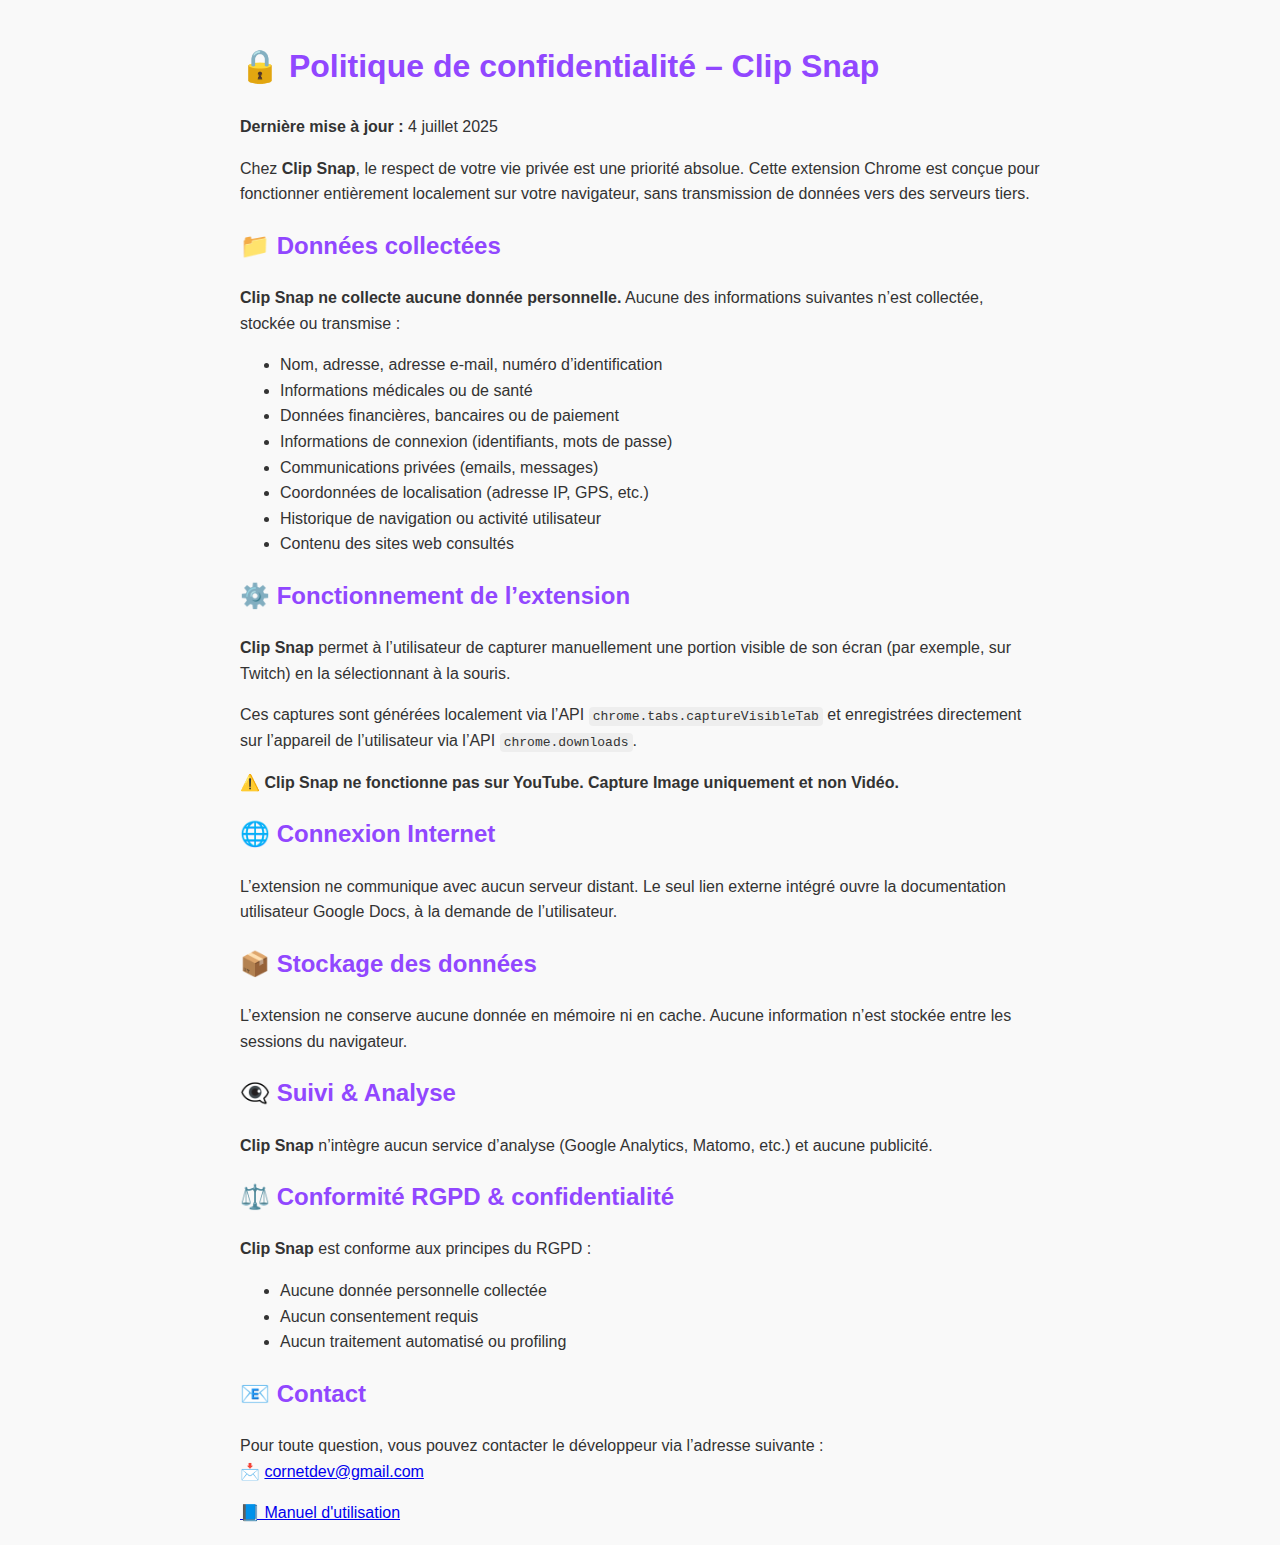
<file: index.html>
<!DOCTYPE html>
<html lang="fr">
<head>
    <meta charset="UTF-8">
    <title>Politique de confidentialité – Clip Snap</title>
    <style>
        body {
            font-family: Arial, sans-serif;
            max-width: 800px;
            margin: auto;
            padding: 20px;
            line-height: 1.6;
            background-color: #f9f9f9;
            color: #333;
        }
        h1, h2 {
            color: #9147ff;
        }
        ul {
            margin-top: 0;
        }
        code {
            background: #eee;
            padding: 2px 4px;
            border-radius: 4px;
        }
    </style>
</head>
<body>
    <h1>🔒 Politique de confidentialité – Clip Snap</h1>
    <p><strong>Dernière mise à jour :</strong> 4 juillet 2025</p>
    <p>Chez <strong>Clip Snap</strong>, le respect de votre vie privée est une priorité absolue. Cette extension Chrome est conçue pour fonctionner entièrement localement sur votre navigateur, sans transmission de données vers des serveurs tiers.</p>

    <h2>📁 Données collectées</h2>
    <p><strong>Clip Snap ne collecte aucune donnée personnelle.</strong> Aucune des informations suivantes n’est collectée, stockée ou transmise :</p>
    <ul>
        <li>Nom, adresse, adresse e-mail, numéro d’identification</li>
        <li>Informations médicales ou de santé</li>
        <li>Données financières, bancaires ou de paiement</li>
        <li>Informations de connexion (identifiants, mots de passe)</li>
        <li>Communications privées (emails, messages)</li>
        <li>Coordonnées de localisation (adresse IP, GPS, etc.)</li>
        <li>Historique de navigation ou activité utilisateur</li>
        <li>Contenu des sites web consultés</li>
    </ul>

    <h2>⚙️ Fonctionnement de l’extension</h2>
    <p><strong>Clip Snap</strong> permet à l’utilisateur de capturer manuellement une portion visible de son écran (par exemple, sur Twitch) en la sélectionnant à la souris.</p>
    <p>Ces captures sont générées localement via l’API <code>chrome.tabs.captureVisibleTab</code> et enregistrées directement sur l’appareil de l’utilisateur via l’API <code>chrome.downloads</code>.</p>
    <p><strong>⚠️ Clip Snap ne fonctionne pas sur YouTube. Capture Image uniquement et non Vidéo.</strong></p>


    <h2>🌐 Connexion Internet</h2>
    <p>L’extension ne communique avec aucun serveur distant. Le seul lien externe intégré ouvre la documentation utilisateur Google Docs, à la demande de l’utilisateur.</p>

    <h2>📦 Stockage des données</h2>
    <p>L’extension ne conserve aucune donnée en mémoire ni en cache. Aucune information n’est stockée entre les sessions du navigateur.</p>

    <h2>👁‍🗨 Suivi & Analyse</h2>
    <p><strong>Clip Snap</strong> n’intègre aucun service d’analyse (Google Analytics, Matomo, etc.) et aucune publicité.</p>

    <h2>⚖️ Conformité RGPD & confidentialité</h2>
    <p><strong>Clip Snap</strong> est conforme aux principes du RGPD :</p>
    <ul>
        <li>Aucune donnée personnelle collectée</li>
        <li>Aucun consentement requis</li>
        <li>Aucun traitement automatisé ou profiling</li>
    </ul>

    <h2>📧 Contact</h2>
    <p>Pour toute question, vous pouvez contacter le développeur via l’adresse suivante : <br>
    📩 <a href="mailto:cornetdev@gmail.com">cornetdev@gmail.com</a></p>

    <a href="manual.html" class="btn">📘 Manuel d'utilisation</a>
</body>
</html>
</file>
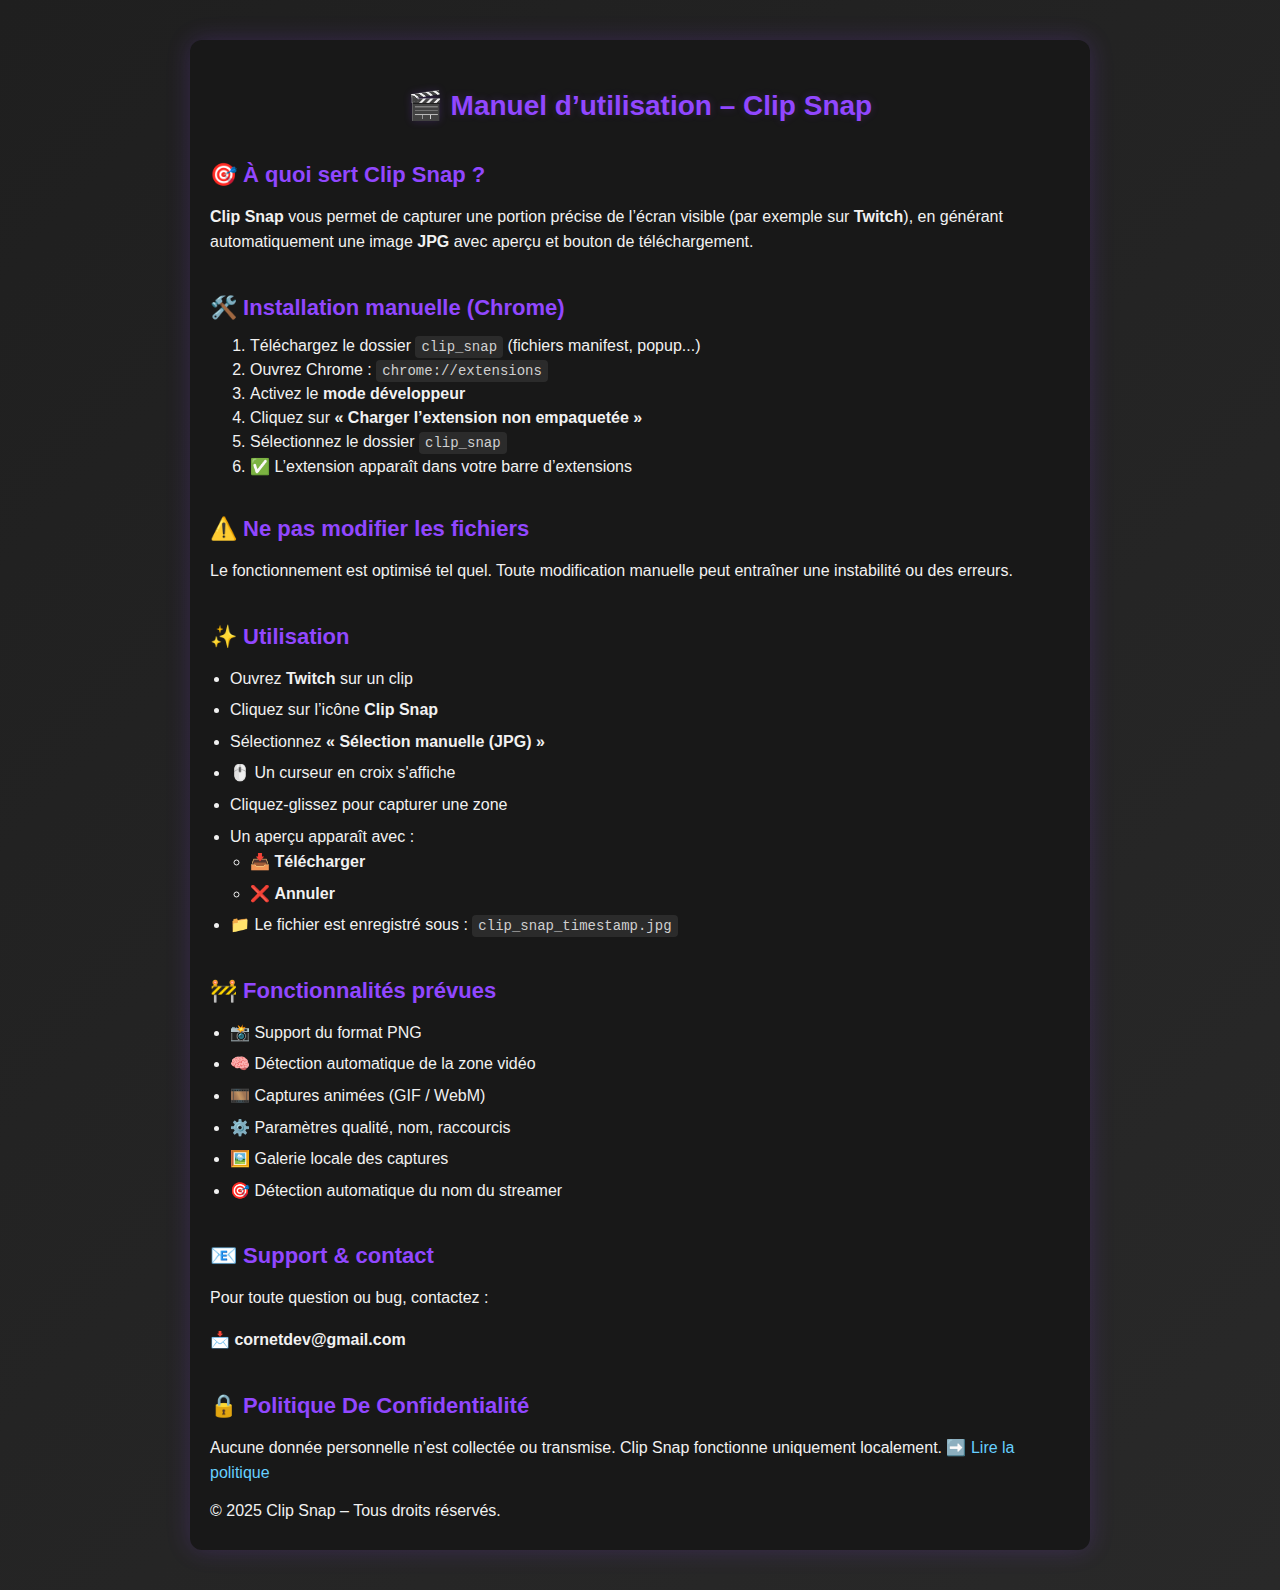
<file: manual.html>
<!DOCTYPE html>
<html lang="fr">
<head>
  <meta charset="UTF-8" />
  <meta name="viewport" content="width=device-width, initial-scale=1.0" />
  <title>Manuel d'utilisation – Clip Snap</title>
  <link rel="stylesheet" href="style.css" />
</head>
<body>
  <div class="container">
    <h1>🎬 Manuel d’utilisation – Clip Snap</h1>

    <h2>🎯 À quoi sert Clip Snap ?</h2>
    <p>
      <strong>Clip Snap</strong> vous permet de capturer une portion précise de l’écran visible
      (par exemple sur <strong>Twitch</strong>), en générant automatiquement une image
      <strong>JPG</strong> avec aperçu et bouton de téléchargement.
    </p>

    <h2>🛠️ Installation manuelle (Chrome)</h2>
    <ol>
      <li>Téléchargez le dossier <code>clip_snap</code> (fichiers manifest, popup...)</li>
      <li>Ouvrez Chrome : <code>chrome://extensions</code></li>
      <li>Activez le <strong>mode développeur</strong></li>
      <li>Cliquez sur <strong>« Charger l’extension non empaquetée »</strong></li>
      <li>Sélectionnez le dossier <code>clip_snap</code></li>
      <li>✅ L’extension apparaît dans votre barre d’extensions</li>
    </ol>

    <h2>⚠️ Ne pas modifier les fichiers</h2>
    <p>
      Le fonctionnement est optimisé tel quel. Toute modification manuelle peut entraîner
      une instabilité ou des erreurs.
    </p>

    <h2>✨ Utilisation</h2>
    <ul>
      <li>Ouvrez <strong>Twitch</strong> sur un clip</li>
      <li>Cliquez sur l’icône <strong>Clip Snap</strong></li>
      <li>Sélectionnez <strong>« Sélection manuelle (JPG) »</strong></li>
      <li>🖱️ Un curseur en croix s'affiche</li>
      <li>Cliquez-glissez pour capturer une zone</li>
      <li>Un aperçu apparaît avec :
        <ul>
          <li>📥 <strong>Télécharger</strong></li>
          <li>❌ <strong>Annuler</strong></li>
        </ul>
      </li>
      <li>📁 Le fichier est enregistré sous : <code>clip_snap_timestamp.jpg</code></li>
    </ul>

    <h2>🚧 Fonctionnalités prévues</h2>
    <ul>
      <li>📸 Support du format PNG</li>
      <li>🧠 Détection automatique de la zone vidéo</li>
      <li>🎞️ Captures animées (GIF / WebM)</li>
      <li>⚙️ Paramètres qualité, nom, raccourcis</li>
      <li>🖼️ Galerie locale des captures</li>
      <li>🎯 Détection automatique du nom du streamer</li>
    </ul>

    <h2>📧 Support & contact</h2>
    <p>Pour toute question ou bug, contactez :</p>
    <p><strong>📩 cornetdev@gmail.com</strong></p>

    <h2>🔒 Politique De Confidentialité</h2>
    <p>
      Aucune donnée personnelle n’est collectée ou transmise. Clip Snap fonctionne uniquement
      localement. ➡️ <a href="https://xaviouche76.github.io/clip-snap-policy/">Lire la politique</a>
    </p>

    <footer>© 2025 Clip Snap – Tous droits réservés.</footer>
  </div>
</body>
</html>
</file>
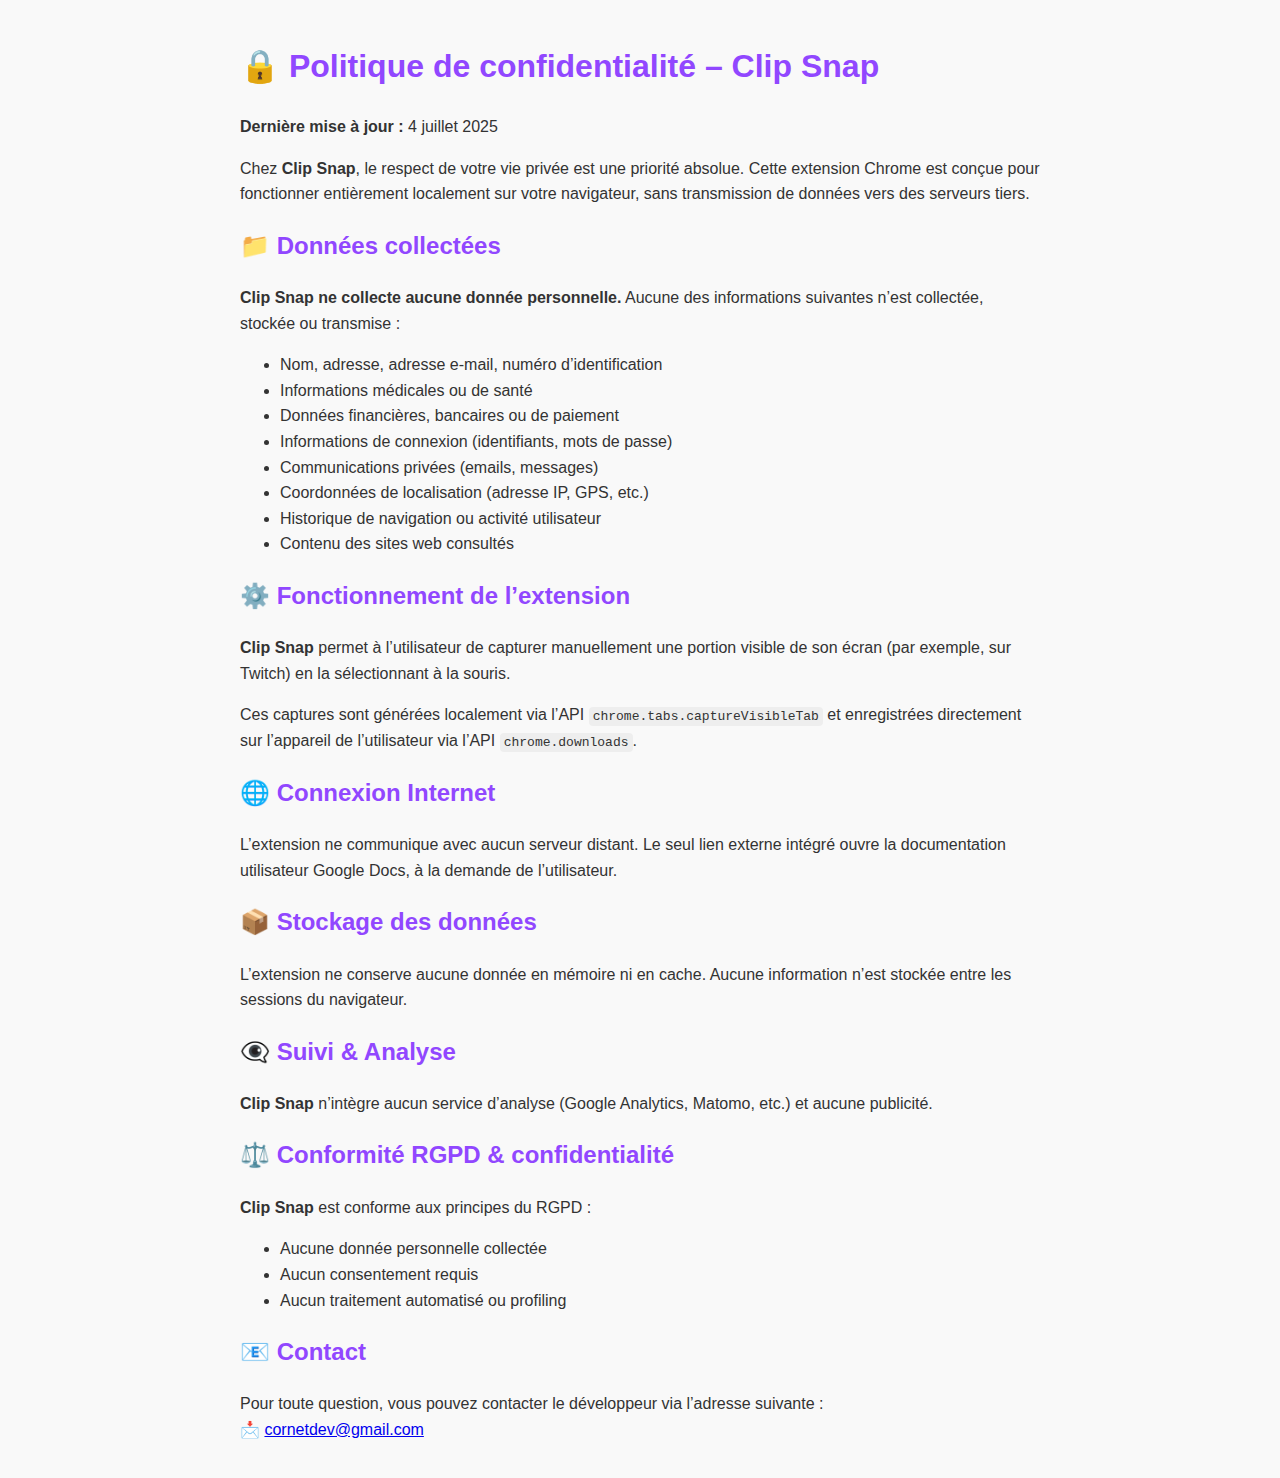
<file: privacy_clip_snap.html>
<!DOCTYPE html>
<html lang="fr">
<head>
    <meta charset="UTF-8">
    <title>Politique de confidentialité – Clip Snap</title>
    <style>
        body {
            font-family: Arial, sans-serif;
            max-width: 800px;
            margin: auto;
            padding: 20px;
            line-height: 1.6;
            background-color: #f9f9f9;
            color: #333;
        }
        h1, h2 {
            color: #9147ff;
        }
        ul {
            margin-top: 0;
        }
        code {
            background: #eee;
            padding: 2px 4px;
            border-radius: 4px;
        }
    </style>
</head>
<body>
    <h1>🔒 Politique de confidentialité – Clip Snap</h1>
    <p><strong>Dernière mise à jour :</strong> 4 juillet 2025</p>
    <p>Chez <strong>Clip Snap</strong>, le respect de votre vie privée est une priorité absolue. Cette extension Chrome est conçue pour fonctionner entièrement localement sur votre navigateur, sans transmission de données vers des serveurs tiers.</p>

    <h2>📁 Données collectées</h2>
    <p><strong>Clip Snap ne collecte aucune donnée personnelle.</strong> Aucune des informations suivantes n’est collectée, stockée ou transmise :</p>
    <ul>
        <li>Nom, adresse, adresse e-mail, numéro d’identification</li>
        <li>Informations médicales ou de santé</li>
        <li>Données financières, bancaires ou de paiement</li>
        <li>Informations de connexion (identifiants, mots de passe)</li>
        <li>Communications privées (emails, messages)</li>
        <li>Coordonnées de localisation (adresse IP, GPS, etc.)</li>
        <li>Historique de navigation ou activité utilisateur</li>
        <li>Contenu des sites web consultés</li>
    </ul>

    <h2>⚙️ Fonctionnement de l’extension</h2>
    <p><strong>Clip Snap</strong> permet à l’utilisateur de capturer manuellement une portion visible de son écran (par exemple, sur Twitch) en la sélectionnant à la souris.</p>
    <p>Ces captures sont générées localement via l’API <code>chrome.tabs.captureVisibleTab</code> et enregistrées directement sur l’appareil de l’utilisateur via l’API <code>chrome.downloads</code>.</p>

    <h2>🌐 Connexion Internet</h2>
    <p>L’extension ne communique avec aucun serveur distant. Le seul lien externe intégré ouvre la documentation utilisateur Google Docs, à la demande de l’utilisateur.</p>

    <h2>📦 Stockage des données</h2>
    <p>L’extension ne conserve aucune donnée en mémoire ni en cache. Aucune information n’est stockée entre les sessions du navigateur.</p>

    <h2>👁‍🗨 Suivi & Analyse</h2>
    <p><strong>Clip Snap</strong> n’intègre aucun service d’analyse (Google Analytics, Matomo, etc.) et aucune publicité.</p>

    <h2>⚖️ Conformité RGPD & confidentialité</h2>
    <p><strong>Clip Snap</strong> est conforme aux principes du RGPD :</p>
    <ul>
        <li>Aucune donnée personnelle collectée</li>
        <li>Aucun consentement requis</li>
        <li>Aucun traitement automatisé ou profiling</li>
    </ul>

    <h2>📧 Contact</h2>
    <p>Pour toute question, vous pouvez contacter le développeur via l’adresse suivante : <br>
    📩 <a href="mailto:cornetdev@gmail.com">cornetdev@gmail.com</a></p>
</body>
</html>
</file>
<file: style.css>
body {
  margin: 0;
  padding: 0;
  font-family: "Segoe UI", sans-serif;
  background: linear-gradient(135deg, #1f1f1f, #292929);
  color: #f1f1f1;
  animation: fadeIn 0.5s ease;
}

.container {
  max-width: 860px;
  margin: 40px auto;
  padding: 30px 20px;
  background-color: #181818;
  border-radius: 12px;
  box-shadow: 0 0 24px rgba(145, 71, 255, 0.2);
}

h1 {
  font-size: 28px;
  text-align: center;
  color: #9147ff;
  margin-bottom: 30px;
  text-shadow: 0 0 8px rgba(145, 71, 255, 0.2);
}

h2 {
  font-size: 22px;
  color: #9147ff;
  margin-top: 40px;
  margin-bottom: 10px;
}

p, ul {
  font-size: 16px;
  line-height: 1.6;
}

ul {
  padding-left: 20px;
}

li {
  margin-bottom: 6px;
}

code {
  background: #2b2b2b;
  padding: 3px 6px;
  border-radius: 4px;
  font-size: 14px;
  color: #d0d0d0;
}

a {
  color: #66cfff;
  text-decoration: none;
}

a:hover {
  text-decoration: underline;
}

.btn-container {
  text-align: center;
  margin-top: 40px;
}

.btn {
  background: linear-gradient(to right, #9147ff, #772ce8);
  color: white;
  padding: 12px 24px;
  border-radius: 8px;
  font-size: 16px;
  text-decoration: none;
  display: inline-block;
  box-shadow: 0 0 10px rgba(145, 71, 255, 0.3);
  transition: transform 0.2s, box-shadow 0.2s;
}

.btn:hover {
  transform: scale(1.03);
  box-shadow: 0 0 14px rgba(145, 71, 255, 0.6);
}

.warning {
  color: #ff5e5e;
  font-weight: bold;
  margin: 12px 0;
}

.note {
  font-style: italic;
  color: #ccc;
}

@keyframes fadeIn {
  from { opacity: 0; transform: translateY(10px); }
  to { opacity: 1; transform: translateY(0); }
}

/* Mobile Responsive */
@media (max-width: 600px) {
  .container {
    padding: 20px 16px;
  }

  h1 {
    font-size: 22px;
  }

  h2 {
    font-size: 18px;
  }

  .btn {
    width: 100%;
    padding: 14px;
  }
}
</file>
